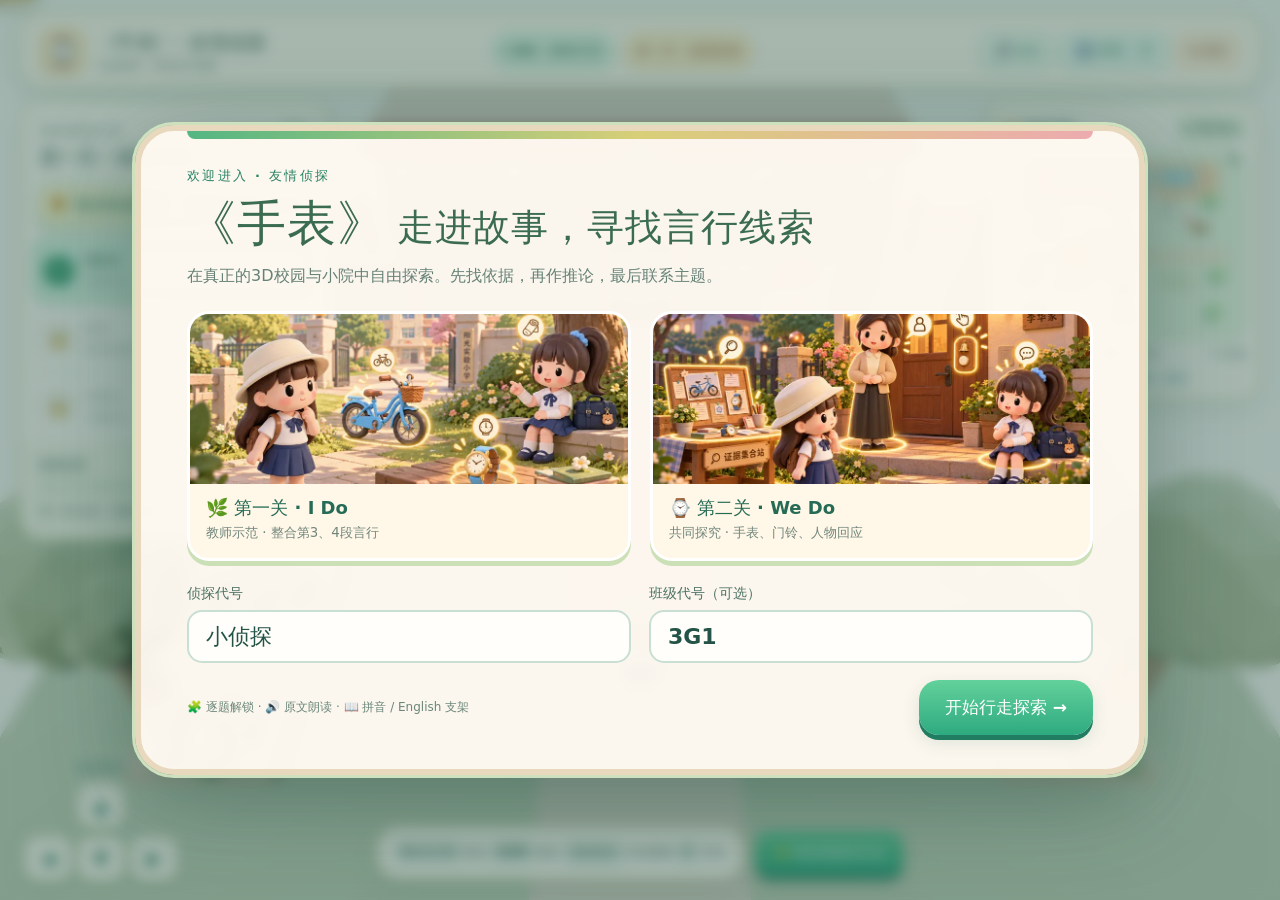
<file: friendship3d-v2/index.html>
<!doctype html>
<html lang="zh-SG"><head><meta charset="UTF-8"><meta name="viewport" content="width=device-width, initial-scale=1, viewport-fit=cover"><meta name="theme-color" content="#edf5e8"><title>《手表》· 3D友情侦探 V2</title><link rel="stylesheet" href="style.css?v=station-split-20261102"></head>
<body>
<main id="app">
 <canvas id="world" aria-label="真实三维游戏场景，可用方向键或WASD操控人物"></canvas>
 <div id="sceneBackup" class="scene-backup" hidden><img src="assets/art/campus.webp" alt="3D恢复期间显示的校园场景图"><div class="scene-recovery"><strong>3D 画面暂时中断</strong><p>已保留作答进度。点击下面按钮重新加载3D场景。</p><button class="primary" onclick="location.reload()">↻ 恢复 3D 场景</button></div></div>
 <div class="sky-vignette" aria-hidden="true"></div>
 <header class="topbar"><div class="brand"><span class="brand-icon">⌚</span><div><strong>《手表》· 友情侦探</strong><small>走进故事 · 寻找言行线索</small></div></div><div class="topcenter"><span id="modeTag">I DO · 教师示范</span><span id="levelTag">第一关 · 校园线索</span></div><div class="topbuttons"><button id="sceneReset" type="button" hidden tabindex="-1" aria-hidden="true"></button><button class="iconbtn" id="helpBtn" title="操作说明" hidden>❔<span>帮助</span></button><button class="iconbtn" id="teacherBtn" title="教师控制台" hidden>◈<span>教师</span></button><button class="iconbtn" id="audioBtn" title="朗读开关" hidden>🔊<span>语音</span></button><button class="iconbtn" id="pinyinBtn" type="button" aria-pressed="false" title="显示或隐藏词语拼音">拼音</button><button class="iconbtn" id="resetProgressBtn" type="button" title="回到第一关第一步（清空进度）">↻ <span>重置</span></button></div></header>
 <aside class="quest panel" id="questPanel"><div class="quest-header"><div><small>我的探险任务</small><h2 id="questLevelTitle">第一关 · 校园线索</h2></div><button class="mini-btn" id="questToggle" title="折叠任务">−</button></div><button id="readAssistantBtn" type="button" class="assistant-launch">🌻 我的阅读助手 <span>找依据 · 作推论 · 联主题</span></button><div id="questItems"></div><div class="quest-footer"><div class="progress-label"><span>探索进度</span><strong id="progressCount">0 / 7</strong></div><div class="progress-track"><div id="progressBar"></div></div><div class="evidence-summary" id="evidenceSummary">先找到脚踏车，看看发生了什么。</div></div></aside>
 <div id="hotspotLayer" aria-label="可交互的任务触发点"></div>
 <div class="map panel" id="map"><div class="maphead"><span>🧭 探索地图</span><button id="camReset" title="镜头恢复初始">↺ 重置镜头</button></div><canvas id="miniMap" width="260" height="200" aria-label="按实际场景绘制的校园或庭院地图，显示各个任务、道路、人物位置和行走方向"></canvas><div class="maplegend"><span>🔵 我的位置</span><span>⭐ 当前任务</span><span>✓ 已完成</span></div><div class="mapcoords" id="mapCoords" aria-live="off">位置：0.0 , 5.5</div></div>
 <div class="bottomhud"><div class="control-tip panel"><span class="key">W A S D</span> 移动 <span class="key">Shift</span> 跑步 <span class="key">鼠标拖动</span> 转动视角 <span class="key">E</span> 互动</div><button class="primary small" id="interactBtn">✨ 靠近线索后互动</button></div>
 <div id="movePad" class="move-pad" aria-label="四方向移动按钮，按住方向箭头即可移动">
  <span class="move-pad-title">自由移动</span>
  <button type="button" class="pad-arrow pad-up" data-dir="up" aria-label="向前移动">▲</button>
  <button type="button" class="pad-arrow pad-left" data-dir="left" aria-label="向左移动">◀</button>
  <button type="button" class="pad-arrow pad-down" data-dir="down" aria-label="向后移动">▼</button>
  <button type="button" class="pad-arrow pad-right" data-dir="right" aria-label="向右移动">▶</button>
 </div>
 <div id="joystick" aria-label="移动摇杆"><div class="thumb"></div></div>
 <div id="toast" role="status" aria-live="polite"></div>
 <div id="loading" class="screen loading"><div class="loadingcard"><div class="loading-sun">☀️</div><h2>正在布置友情侦探的世界……</h2><p id="loadingDetail">加载3D人物与道具</p><div class="progress-track"><div id="loadingBar"></div></div></div></div>
 <div id="intro" class="screen intro hidden"><section class="introcard"><div class="intro-topline"></div><p class="eyebrow">欢迎进入 · 友情侦探</p><h1>《手表》<span>走进故事，寻找言行线索</span></h1><p class="introdesc">在真正的3D校园与小院中自由探索。先找依据，再作推论，最后联系主题。</p><div class="level-cards"><div class="level-card"><img src="assets/art/campus.webp" alt="第一关校园场景概念图"><div><b>🌿 第一关 · I Do</b><small>教师示范 · 整合第3、4段言行</small></div></div><div class="level-card"><img src="assets/art/home.webp" alt="第二关门前场景概念图"><div><b>⌚ 第二关 · We Do</b><small>共同探究 · 手表、门铃、人物回应</small></div></div></div><div class="intro-form"><label>侦探代号<input id="alias" maxlength="24" value="小侦探" placeholder="不用输入真实姓名"></label><label>班级代号（可选）<input id="classCode" maxlength="20" value="3G1" placeholder="例如 3G1"></label></div><div class="intro-footer"><span>🧩 逐题解锁 · 🔊 原文朗读 · 📖 拼音 / English 支架</span><button class="primary" id="startBtn">开始行走探索 →</button></div></section></div>
 <div id="overlay" class="screen overlay hidden"><section class="dialog panel" role="dialog" aria-modal="true" aria-labelledby="dialogTitle"><div class="dialog-head"><div class="dialog-leading"><button type="button" id="taskScaffoldBtn" class="scaffold-trigger hidden" aria-expanded="false" aria-controls="quizScaffoldPanel">🪜 鹰架</button><div><p class="eyebrow" id="dialogMode">I DO · 证据收集</p><h2 id="dialogTitle">任务标题</h2></div></div><button class="closebtn" id="closeDialog" title="关闭对话（进度保留）">✕</button></div><div class="dialog-scroll" id="dialogBody"></div><div class="dialog-foot" id="dialogFoot"></div></section></div>
 <div id="panelOverlay" class="screen overlay hidden"><section class="panel-dialog panel" role="dialog" aria-modal="true"><div class="dialog-head"><h2 id="panelTitle">帮助</h2><button class="closebtn" id="closePanel">✕</button></div><div class="panel-body" id="panelBody"></div></section></div>
 </main>
 <script src="../vendor/three.min.js"></script>
 <script src="../webgl-preview/vendor/GLTFLoader.r128.js"></script>
 <script src="world-three.js?v=lihua-visible-20261031-0731"></script>
 <script src="audio-v2.js?v=balanced-voice-20261031" defer></script>
 <script src="pinyin-v2.js?v=pinyin-compact-spacing-20261031" defer></script>
 <script type="module" src="game.js?v=station-split-20261102b"></script>
</body></html>
</file>
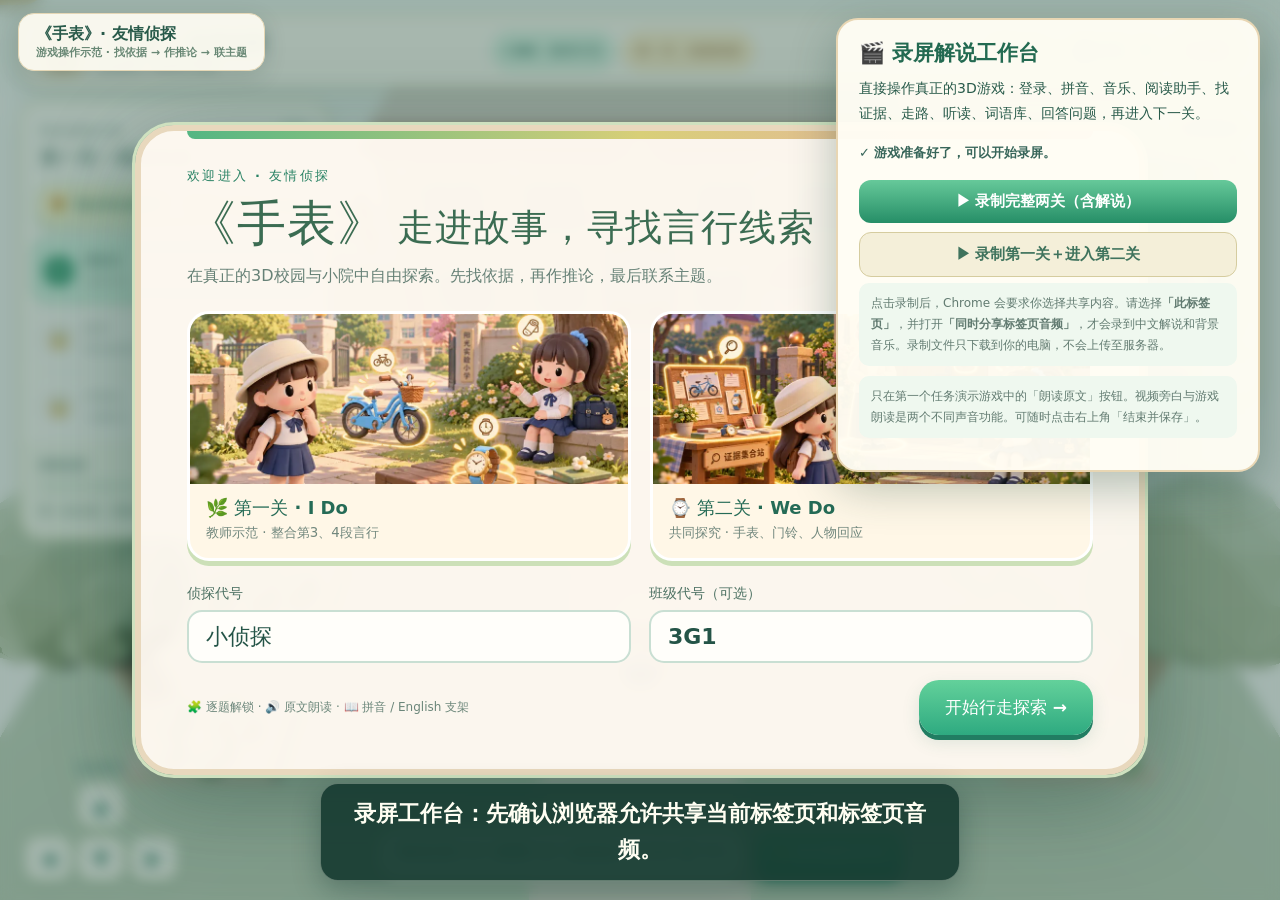
<file: friendship3d-v2/recording-studio.html>
<!doctype html>
<html lang="zh-SG">
<head>
<meta charset="utf-8"><meta name="viewport" content="width=device-width, initial-scale=1">
<title>《手表》· 游戏录屏解说工作台</title>
<style>
:root{font-family:"Noto Sans SC","PingFang SC","Microsoft Yahei",system-ui,sans-serif;color:#285a4a;background:#eff8ea}
*{box-sizing:border-box}html,body{margin:0;width:100%;height:100%;overflow:hidden}
#game{position:absolute;inset:0;width:100%;height:100%;border:0;background:#daefdf}
#heading{position:fixed;left:18px;top:13px;background:#fffdf3eb;border:1.5px solid #e5d7b5;border-radius:16px;padding:10px 17px;font-weight:900;z-index:10;box-shadow:0 6px 22px #213f3228;pointer-events:none;transition:.3s}
#heading small{display:block;font-size:11px;color:#698875;font-weight:600}
#caption{position:fixed;bottom:19px;left:50%;transform:translateX(-50%);z-index:12;min-height:51px;max-width:min(980px,92vw);padding:12px 25px;background:#173b31e8;color:#fffef2;font-size:clamp(15px,1.7vw,23px);font-weight:800;text-align:center;line-height:1.65;border:1px solid #e6f1dd55;border-radius:18px;box-shadow:0 9px 28px #0c302b55;pointer-events:none}
#caption:empty{display:none}
#panel{position:fixed;right:20px;top:18px;z-index:25;width:min(424px,92vw);padding:19px 21px 22px;background:#fffdf4f7;border:2px solid #e8d6b3;border-radius:22px;box-shadow:0 15px 46px #224a3c55}
#panel h1{font-size:21px;line-height:1.4;margin:0 0 8px;color:#236a51}
#panel p{font-size:14px;line-height:1.75;margin:6px 0 10px}
#panel .hint{font-size:12px;color:#627b71;background:#eff8ef;border-radius:10px;padding:10px 12px}
#panel button{width:100%;display:block;cursor:pointer;margin-top:9px;font-size:15px;font-weight:800;border:0;border-radius:12px;padding:12px 14px}
.start{background:linear-gradient(#66c99a,#268e67);color:#fff}
.secondary{background:#f4efd9;color:#3f735d;border:1px solid #d5cc9f!important}
#status{font-size:13px;color:#38665a;padding:9px 0;font-weight:700;min-height:30px}
#stop{position:fixed;top:14px;right:14px;z-index:29;background:#fffafaef;border:1px solid #f0b1a3;border-radius:13px;padding:9px 14px;color:#a44740;font-weight:850;cursor:pointer;display:none}
#recordBadge{display:none;position:fixed;top:18px;right:155px;z-index:20;background:#273e33dd;color:#fff;border-radius:30px;padding:7px 12px;font-size:13px;font-weight:700}
#recordBadge .dot{display:inline-block;height:10px;width:10px;background:#ff625f;border-radius:50%;margin-right:8px;animation:blink 1.1s infinite}
@keyframes blink{50%{opacity:.25}}
#cursor{position:fixed;z-index:19;top:0;left:0;transform:translate(-100px,-100px);width:25px;height:25px;border:3px solid #fff;border-radius:50%;background:#f6c95099;box-shadow:0 0 0 3px #29976c,0 3px 14px #0004;pointer-events:none;transition:transform .36s ease;opacity:0}
#cursor.active{opacity:1}
#finish{position:fixed;z-index:30;inset:0;background:#16392edb;display:none;align-items:center;justify-content:center}
#finish .card{max-width:470px;padding:30px;text-align:center;border-radius:22px;background:#fffdf3}
#finish h2{margin:0 0 12px;color:#267c58}
#finish a{display:inline-block;text-decoration:none;background:#3ca879;color:#fff;padding:13px 24px;border-radius:13px;margin-top:11px;font-weight:800}
#finish button{display:block;margin:18px auto 0;border:0;background:#f0ebd6;border-radius:10px;padding:10px 16px;color:#3a6455;cursor:pointer}
#finish p{line-height:1.8}
body.recording #panel{display:none}
body.recording #heading{opacity:.92}
body.recording #stop,body.recording #recordBadge{display:block}
@media(max-width:680px){#heading{display:none}#caption{bottom:7px;max-width:98vw;padding:9px;font-size:13px}#panel{right:6px;top:6px}}
</style>
</head>
<body>
<iframe id="game" title="正在录制的《手表》3D真实游戏" src="index.html?studio=1&recording=20261031"></iframe>
<div id="heading">《手表》· 友情侦探 <small>游戏操作示范 · 找依据 → 作推论 → 联主题</small></div>
<div id="caption" aria-live="polite">录屏工作台：先确认浏览器允许共享当前标签页和标签页音频。</div>
<div id="cursor" aria-hidden="true"></div>
<section id="panel" aria-label="解说视频制作控制">
 <h1>🎬 录屏解说工作台</h1>
 <p>直接操作真正的3D游戏：登录、拼音、音乐、阅读助手、找证据、走路、听读、词语库、回答问题，再进入下一关。</p>
 <div id="status">正在检查游戏是否准备好……</div>
 <button id="startFull" class="start">▶ 录制完整两关（含解说）</button>
 <button id="startShort" class="secondary">▶ 录制第一关＋进入第二关</button>
 <p class="hint">点击录制后，Chrome 会要求你选择共享内容。请选择<strong>「此标签页」</strong>，并打开<strong>「同时分享标签页音频」</strong>，才会录到中文解说和背景音乐。录制文件只下载到你的电脑，不会上传至服务器。</p>
 <p class="hint">只在第一个任务演示游戏中的「朗读原文」按钮。视频旁白与游戏朗读是两个不同声音功能。可随时点击右上角「结束并保存」。</p>
</section>
<button id="stop" type="button">■ 结束并保存录制</button>
<div id="recordBadge"><span class="dot"></span> 正在录制</div>
<div id="finish"><div class="card"><h2 id="finishTitle">视频录制完成</h2><p id="finishText">已完成。</p><a id="download" href="#" download="手表_游戏解说.webm">⬇ 下载录屏视频</a><button id="restart">返回录制工作台</button></div></div>
<script>
(()=>{
 "use strict";
 const $=id=>document.getElementById(id),frame=$('game'),caption=$('caption'),cursor=$('cursor');
 let media=null,recorder=null,chunks=[],busy=false,shouldStop=false,stopResolve=null,blobUrl=null;
 const sleep=ms=>new Promise(r=>setTimeout(r,ms));
 const doc=()=>frame.contentDocument;
 const api=()=>frame.contentWindow?.WatchStudioAPI;
 const setCaption=line=>{caption.textContent=line};
 const voice=()=>{let voices=speechSynthesis.getVoices();return voices.find(x=>/^zh[-_]/i.test(x.lang)&&/(xiaoxiao|female|女|ting|mei|sin)/i.test(x.name))||voices.find(x=>/^zh[-_]/i.test(x.lang))||null};
 async function say(line,minMs=1800){
  if(shouldStop)return;
  setCaption(line);
  if(!('speechSynthesis'in window)){await sleep(Math.max(minMs,2600));return}
  speechSynthesis.cancel();
  await new Promise(resolve=>{
   const u=new SpeechSynthesisUtterance(line);u.lang='zh-CN';u.rate=.94;u.pitch=1.04;u.volume=.74;
   const v=voice();if(v)u.voice=v;
   let done=false;const close=()=>{if(done)return;done=true;clearTimeout(timer);resolve()};
   const timer=setTimeout(close,Math.max(minMs,Math.min(12500,line.length*260+1100)));
   u.onend=close;u.onerror=close;
   try{speechSynthesis.speak(u)}catch(e){close()}
  });
  await sleep(550);
 }
 function pointAt(el){
  if(!el)return;
  const a=el.getBoundingClientRect(),b=frame.getBoundingClientRect();
  cursor.style.transform='translate('+(b.left+a.left+a.width/2-12)+'px,'+(b.top+a.top+a.height/2-12)+'px)';
  cursor.classList.add('active');
 }
 async function click(selector,wait=650){
  if(shouldStop)throw Error('用户已停止录制');
  const el=doc()?.querySelector(selector);
  if(!el)throw Error('演示界面缺少 '+selector);
  el.scrollIntoView?.({block:'center',behavior:'smooth'});
  pointAt(el);await sleep(550);el.click();await sleep(wait);
  return el;
 }
 async function waitReady(){
  for(let i=0;i<180;i++){if(api()?.ready())return;await sleep(500)}
  throw Error('游戏加载超时。请确认网络正常并刷新页面。');
 }
 async function recordStart(){
  if(!navigator.mediaDevices?.getDisplayMedia)throw Error('请使用最新版 Chrome 或 Edge，当前浏览器没有屏幕录制支持。');
  const stream=await navigator.mediaDevices.getDisplayMedia({
   video:{frameRate:{ideal:25,max:30}},
   audio:{echoCancellation:false,noiseSuppression:false},
   preferCurrentTab:true,selfBrowserSurface:'include',surfaceSwitching:'include'
  });
  const mime=['video/webm;codecs=vp9,opus','video/webm;codecs=vp8,opus','video/webm','video/mp4'].find(t=>MediaRecorder.isTypeSupported(t));
  if(!mime){stream.getTracks().forEach(t=>t.stop());throw Error('这个浏览器不能把共享画面保存为视频。')}
  media=stream;chunks=[];
  recorder=new MediaRecorder(stream,{mimeType:mime,videoBitsPerSecond:3200000});
  recorder.addEventListener('dataavailable',e=>{if(e.data?.size)chunks.push(e.data)});
  recorder.addEventListener('error',e=>{$('status').textContent='录制出错：'+(e.error?.message||'未知原因')});
  recorder.start(2000);
  stream.getVideoTracks()[0].addEventListener('ended',()=>finishRecord(),{once:true});
  document.body.classList.add('recording');
  if(!stream.getAudioTracks().length){
   setCaption('提醒：没有共享标签页音频，本次视频会显示中文字幕，但可能没有讲解声音。');
   await sleep(2500);
  }
 }
 async function finishRecord(){
  if(!recorder || recorder.state==='inactive')return;
  shouldStop=true;speechSynthesis?.cancel?.();api()?.stopVoice?.();
  await new Promise(resolve=>{
   recorder.addEventListener('stop',resolve,{once:true});
   try{recorder.stop()}catch(e){resolve()}
  });
  media?.getTracks().forEach(t=>t.stop());
  document.body.classList.remove('recording');
  const recorded=new Blob(chunks,{type:recorder.mimeType.split(';')[0]||'video/webm'});
  blobUrl&&URL.revokeObjectURL(blobUrl);blobUrl=URL.createObjectURL(recorded);
  const suffix=recorder.mimeType.startsWith('video/mp4')?'mp4':'webm';
  $('download').download='手表_3D游戏操作解说_'+new Date().toISOString().slice(0,10)+'.'+suffix;
  $('download').href=blobUrl;
  $('finishText').textContent='已经录制 '+(recorded.size/1024/1024).toFixed(1)+' MB 的视频。点击下载，把视频保存到电脑。若选择共享标签页音频，视频也会包含解说和游戏声音。';
  $('finish').style.display='flex';
  // Directly start a download in response to finishing a recording; link remains as a retry.
  $('download').click();
  busy=false;
 }
 const actions={
  async task(id,{speech=false,vocab=false,source=false}={}){
   if(shouldStop)return;
   const studio=api(),pos=studio.target(id);
   await say('现在走向'+pos.label.split('：')[0]+'，观察故事中的重要线索。');
   await studio.approach(id,2300);await sleep(550);
   studio.openCurrent();await sleep(1700);
   if(source){
    await say('先按「看回原文」，查找支持判断的文本依据。');
    await click('#revisitBtn',850);await sleep(1300);
    await click('#returnQuestion',550);
   }
   if(speech){
    await say('这里示范一次「朗读本题原文」功能，之后不会重复播放。');
    await click('#speakBtn',200);
    await sleep(3400);
    await click('#stopSpeechBtn',250);
   }
   if(vocab){
    await say('点击词语提示，查看词语的拼音、英文和意思。');
    await click('.vocab-panel summary',800);
    await sleep(1050);
   }
   let total=doc()?.querySelector('#dialogMode')?.textContent||'';
   await say('现在回到题目，先看关键动作与语言，再作出有依据的选择。');
   for(let stepNo=0;stepNo<4;stepNo++){
    const type=studio.currentStepType();if(!type)break;
    const stem=doc().querySelector('.stem');
    stem?.scrollIntoView?.({block:'center',behavior:'smooth'});
    await sleep(900);
    if(id==='L2_LIHUA'&&type==='categorize')await say('这一题可以把证据卡片分类：动作放左边，语言放右边，无关的证据保留在上方。');
    if(type==='openResponse'){
     await say('最后使用适合自己的思维鹰架，写下至少两处言行证据，解释丽华为什么关心朋友。');
     const sc=doc().querySelector('#taskScaffoldBtn');if(sc&&!sc.classList.contains('hidden')){await click('#taskScaffoldBtn',650)}
    }
    await studio.answerCurrent();await sleep(700);
    await say('检查答案，观察系统反馈，再继续完成任务。');
    await click('#checkBtn',850);
    const b=doc().getElementById('checkBtn');
    if(b?.textContent.trim()!=='继续')throw Error('答案未通过检查：'+id+' 第'+(stepNo+1)+'题');
    await click('#checkBtn',850);
    if(studio.progress().task!==id)break;
    await sleep(500);
   }
  },
  async showAssistant(showEvidence=false){
   await say(showEvidence?'再次打开我的阅读助手，并展示刚才已经收集的证据。':'点击左侧「我的阅读助手」，按照找依据、作推论、联主题的方法阅读。');
   await click('#readAssistantBtn',650);await sleep(1100);
   if(showEvidence){
    await click('#assistantReview',650);await sleep(1350);
    await say('这里保留了已经收集的证据，随时可以回看。');
   }
   await click('#closePanel',450);
  }
 };
 async function tour(scope){
  await waitReady();
  // The special studio URL keeps demonstration answers separate from student records.
  try{frame.contentWindow.localStorage.removeItem('handwatch-3d-studio-only-v1')}catch(e){}
  // At the first load the demo key is blank, so we can begin directly.
  const g=api();
  if(g.progress().started || g.progress().current!==0){
   frame.src='index.html?studio=1&demoSession='+Date.now();
   await waitReady();
  }
  await say('欢迎来到《手表》三D友情侦探。这段视频演示学生怎样使用游戏，寻找证据、推论人物特点。');
  await say('首先输入学生代号和班级，点击开始行走探索。');
  let d=doc();d.getElementById('alias').value='演示学生';d.getElementById('classCode').value='3G1';
  pointAt(d.getElementById('startBtn'));await sleep(400);api().start('演示学生','3G1');await sleep(1600);
  await say('点击拼音按钮，原文、问题和选项可以显示词语拼音，协助认读。');
  await click('#pinyinBtn',850);await sleep(1300);
  await say('再点击一次，便可关闭拼音。');
  await click('#pinyinBtn',700);
  await say('右上角的音乐按钮，可以关闭或重新打开轻快的校园背景音乐。');
  await click('#musicBtn',850);await click('#musicBtn',850);
  await actions.showAssistant(false);
  await actions.task('L1_BIKE',{speech:true,vocab:true,source:true});
  await actions.showAssistant(true);
  await actions.task('L1_LIHUA',{source:true});
  await actions.task('L1_INFERENCE');
  await say('第一关任务已经完成。接着走向校园大门，进入第二关。');
  await api().walkTo(0,-3.95,2600);await sleep(800);
  api().enterLevel2();await sleep(2000);
  await say('现在来到丽华家门前。人物可以继续走动，地图也会显示第二关的地点和任务。');
  if(scope==='short'){
   await say('本段示范到这里。学生可以用同样的方法继续寻找证据、回答问题，并完成侦探笔记。');
   return;
  }
  await actions.task('L2_WATCH',{vocab:true});
  await actions.task('L2_MOM',{source:true});
  await actions.task('L2_DOORBELL');
  await actions.task('L2_LIHUA');
  await actions.task('L2_STATION');
  await say('两关都完成了。我们找到了关键言行、推论人物特点，也进一步理解友谊和体谅。感谢观看。');
 }
 async function begin(scope){
  if(busy)return;busy=true;shouldStop=false;
  $('status').textContent='请先选择当前标签页，并勾选分享标签页音频。';
  try{
   await recordStart();
   await tour(scope);
   await sleep(1400);
   await finishRecord();
  }catch(e){
   if(e?.name==='NotAllowedError'){$('status').textContent='录制未获得授权。请重新点击录制并选择当前标签页。';busy=false;return}
   console.error('Studio error',e);
   $('status').textContent='演示已中止：'+(e.message||e);
   setCaption('演示遇到问题：'+(e.message||e)+'。可以结束并保存已录画面。');
   if(recorder?.state==='recording'){await sleep(1800);await finishRecord()}else busy=false;
  }
 }
 $('startFull').onclick=()=>begin('full');
 $('startShort').onclick=()=>begin('short');
 $('stop').onclick=()=>finishRecord();
 $('restart').onclick=()=>location.reload();
 window.addEventListener('beforeunload',()=>{blobUrl&&URL.revokeObjectURL(blobUrl)});
 (async()=>{try{await waitReady();$('status').textContent='✓ 游戏准备好了，可以开始录屏。'}catch(e){$('status').textContent='游戏加载有问题，请刷新页面。'}})();
})();
</script>
</body></html>
</file>
<file: friendship3d-v2/style.css>
:root{--deep:#1e5549;--forest:#26705a;--teal:#3b9e80;--mint:#e1f1e5;--mint2:#eff8ef;--cream:#fffdf6;--sand:#fff4df;--line:#b7d8c3;--ink:#214f43;--muted:#627e72;--gold:#e9be65;--coral:#e9a3a0;--shadow:0 14px 40px #184b3b2b,0 2px 6px #184b3b13;font-family:system-ui,'PingFang SC','Microsoft Yahei',sans-serif;font-synthesis:none}
*{box-sizing:border-box}body,html{margin:0;height:100%;overflow:hidden;color:var(--ink)}button,input,textarea{font:inherit}button{cursor:pointer;transition:.17s ease}button:focus-visible,input:focus-visible,textarea:focus-visible{outline:3px solid #ffbd58;outline-offset:3px}button:disabled{cursor:not-allowed;opacity:.42}#app{position:relative;width:100%;height:100dvh;overflow:hidden;background:linear-gradient(180deg,#a9d6ce,#d6edd7 45%,#f0f4d7)}#world{width:100%;height:100%;display:block;touch-action:none}.sky-vignette{pointer-events:none;position:absolute;inset:0;background:radial-gradient(ellipse at center,transparent 40%,#214a4a33);mix-blend-mode:multiply;opacity:.23}.panel{background:#fffcf4ed;border:2px solid #e1e8d3;box-shadow:var(--shadow);backdrop-filter:blur(12px);border-radius:22px}
.topbar{position:absolute;left:20px;right:20px;top:15px;height:72px;z-index:3;display:flex;align-items:center;justify-content:space-between;gap:12px;padding:10px 17px;background:#fffcf1ef;border:2px solid #ffffffda;border-radius:24px;box-shadow:0 8px 30px #345c4750;backdrop-filter:blur(12px)}.brand{display:flex;align-items:center;gap:11px;min-width:220px}.brand-icon{width:47px;height:47px;display:grid;place-items:center;background:#f6e7c9;border-radius:14px;font-size:25px;box-shadow:inset 0 -3px 0 #e3d0a8}.brand strong{display:block;font-size:19px;font-weight:900;letter-spacing:.4px;white-space:nowrap}.brand small{display:block;font-size:11px;color:var(--muted);margin-top:2px}.topcenter{display:flex;gap:8px;align-items:center}.topcenter span{border-radius:99px;background:#e4f2e4;border:1px solid #b9d8c4;font-size:13px;padding:9px 12px;color:#327758;font-weight:800}.topcenter span:last-child{background:#fff1d9;border-color:#edd1a0;color:#866227}.topbuttons{display:flex;gap:5px}.iconbtn{background:transparent;color:#346859;border:0;border-radius:12px;padding:7px 9px;display:flex;align-items:center;gap:3px;font-weight:800}.iconbtn:hover{background:#e6f4e9}.iconbtn span{font-size:12px}
.quest{position:absolute;left:20px;top:101px;width:min(310px,26vw);max-height:calc(100dvh - 227px);z-index:3;display:flex;flex-direction:column;overflow:hidden}.quest-header{padding:17px 18px 10px;display:flex;align-items:start;justify-content:space-between}.quest-header small{font-size:12px;letter-spacing:2px;color:#759587}.quest h2{margin:5px 0 0;font-size:19px}.mini-btn{border:0;background:#e5eee2;color:#467661;padding:3px 9px;border-radius:9px;font-weight:bold}.quest-items{overflow:auto}.quest-row{margin:0 12px 7px;display:flex;align-items:center;gap:10px;background:#fffefa;border:1px solid #e4eadb;border-radius:13px;padding:11px 9px;font-size:13px;min-height:53px}.quest-row strong{display:block;font-size:13px}.quest-row small{display:block;font-size:11px;color:#8ca197;margin-top:4px}.quest-row.current{background:#e5f4e7;border-color:#76c4a0;box-shadow:0 0 0 1px #a3d2b4}.quest-row.done{background:#edf5e4;color:#53846a}.quest-row.locked{color:#9bad9f}.stepnum{flex:0 0 30px;display:grid;place-items:center;height:30px;border-radius:11px;background:#f3eee0;font-weight:900}.current .stepnum{background:#3ba177;color:white}.done .stepnum{background:#a8d5af}.quest-footer{padding:12px 17px 17px;background:#f7f9ed;border-top:1px solid #e6e8d7}.progress-label{display:flex;justify-content:space-between;font-size:12px;font-weight:700;margin-bottom:8px}.progress-track{height:9px;overflow:hidden;background:#dce9d8;border-radius:99px}.progress-track>div{background:linear-gradient(90deg,#42ae81,#b8d57d,#f1bc72);width:0%;height:100%;border-radius:99px;transition:width .3s}.evidence-summary{font-size:12px;line-height:1.7;margin-top:10px;color:#5e8370}.quest.collapsed #questItems,.quest.collapsed .quest-footer{display:none}.quest.collapsed{width:240px}
.map{position:absolute;right:20px;top:101px;z-index:3;width:229px;padding:12px 11px}.maphead{display:flex;justify-content:space-between;align-items:center;font-size:13px;font-weight:900}.maphead button{font-size:11px;border:0;border-radius:10px;background:#e4f1df;padding:6px;color:#477967}.map canvas{width:100%;height:145px;margin:6px 0 -4px;background:linear-gradient(135deg,#ecf5df,#fdf7e6);border-radius:12px}.maplegend{font-size:10px;color:#66917a;display:flex;justify-content:space-between}
.bottomhud{position:absolute;z-index:3;bottom:21px;left:50%;transform:translateX(-50%);display:flex;align-items:center;gap:12px}.control-tip{padding:13px 17px;font-size:12px;color:#426d5e;white-space:nowrap}.key{display:inline-block;background:#e7f2e8;border:1px solid #bdd7c5;color:#356452;border-radius:6px;padding:2px 4px;font-weight:800}.primary{background:linear-gradient(#57bb86,#278461);color:white;border:none;border-radius:20px;padding:16px 26px;font-size:17px;font-weight:900;box-shadow:0 6px 0 #1c624b,0 8px 20px #174f4033;white-space:nowrap}.primary:hover{filter:brightness(1.045);transform:translateY(-2px)}.primary:active{transform:translateY(3px);box-shadow:0 2px 0 #1c624b}.primary.small{font-size:13px;padding:13px 18px;border-radius:14px}.secondary{background:#faf8e8;border:2px solid #e5d9a7;color:#617f65;border-radius:14px;padding:11px 16px;font-weight:850}.secondary:hover{background:#f8f1d3}.ghost{background:transparent;border:1px solid #b9d7c4;border-radius:12px;color:var(--forest);padding:9px 12px;font-weight:800}.ghost:hover{background:#e6f4e8}
#hotspotLayer{position:absolute;inset:0;z-index:2;pointer-events:none}.hotspot{position:absolute;pointer-events:auto;transform:translate(-50%,-100%);font-size:13px;display:flex;align-items:center;gap:6px;border:2px solid #fff4cb;background:linear-gradient(#fffdfa,#fff4d7);color:#715827;border-radius:99px;padding:7px 12px;box-shadow:0 5px 14px #43382333;white-space:nowrap;font-weight:900}.hotspot.available{border-color:#ffce77;box-shadow:0 0 0 4px #ffcd7485,0 6px 18px #6b532a55;animation:popHotspot 2s ease-in-out infinite}.hotspot.done{background:#dbf4d7;color:#2e775d;border-color:#a3d8af}.hotspot.locked{opacity:.65;background:#f0f2e6;border-color:#cfd4bd;color:#829187}.hotspot:hover{scale:1.05}.hotspot.current::after{content:'任务';position:absolute;right:0;top:-16px;background:#49ac7e;color:white;border-radius:5px;font-size:10px;padding:1px 5px}@keyframes popHotspot{50%{box-shadow:0 0 0 7px #ffce6a32,0 8px 20px #6b532a42}}
#toast{position:absolute;z-index:8;bottom:92px;left:50%;transform:translateX(-50%) translateY(18px);min-width:220px;max-width:min(88vw,580px);background:#236450ee;border:2px solid #b9e4cb;border-radius:15px;padding:12px 18px;color:white;text-align:center;font-size:14px;font-weight:750;box-shadow:var(--shadow);opacity:0;pointer-events:none;transition:.2s}#toast.show{opacity:1;transform:translateX(-50%) translateY(0)}
.screen{position:absolute;inset:0;z-index:10;display:flex;align-items:center;justify-content:center;background:#21574774;backdrop-filter:blur(7px);padding:18px}.hidden{display:none!important}.intro{z-index:15;background:#234f4866}.introcard{position:relative;width:min(1010px,95vw);max-height:95vh;overflow:auto;background:#fffdf5;border:6px solid #faf3d6;outline:3px solid #cee1bf;box-shadow:0 22px 90px #16403366;border-radius:39px;padding:36px 46px 34px}.intro-topline{position:absolute;left:46px;right:46px;top:0;height:8px;border-radius:0 0 13px 13px;background:linear-gradient(90deg,#54b683,#d8cf78,#edabb0)}.eyebrow{color:#288264;letter-spacing:2.3px;font-size:13px;font-weight:900;margin:0 0 10px}.introcard h1{font-size:clamp(31px,4vw,49px);letter-spacing:1px;line-height:1.2;margin:10px 0 13px;font-weight:900}.introcard h1 span{font-size:.75em;margin-left:10px}.introdesc{color:#668176;margin:0 0 24px}.level-cards{display:grid;grid-template-columns:1fr 1fr;gap:19px}.level-card{border-radius:22px;overflow:hidden;background:#fff7e7;border:3px solid white;box-shadow:0 5px 0 #cce0b8}.level-card img{display:block;width:100%;height:170px;object-fit:cover}.level-card>div{padding:12px 16px 16px}.level-card b{font-size:18px;color:#256b56;display:block}.level-card small{color:#71877d;display:block;margin-top:4px}.intro-form{display:grid;grid-template-columns:1fr 1fr;gap:18px;margin-top:24px}.intro-form label{font-size:14px;font-weight:800;color:#4d7163}.intro-form input{display:block;width:100%;border:2px solid #c9dfd3;background:#fffefa;font-size:22px;color:#245447;border-radius:15px;margin-top:7px;padding:12px 17px}.intro-footer{margin-top:17px;display:flex;gap:18px;align-items:center;justify-content:space-between}.intro-footer span{font-size:12px;color:#6b867a}
.loading{z-index:20;background:#f3f8eb}.loadingcard{width:min(430px,90vw);text-align:center;background:white;padding:35px;border-radius:28px;box-shadow:var(--shadow)}.loading-sun{font-size:60px;animation:bounce 1.4s ease-in-out infinite}@keyframes bounce{50%{transform:translateY(-8px)}}.loadingcard h2{font-size:21px}.loadingcard p{color:#779280}.loadingcard .progress-track{margin:25px 0 0}
.overlay{z-index:12;background:#153c3399}.dialog{display:flex;flex-direction:column;width:min(940px,95vw);max-height:min(93dvh,970px);overflow:hidden;border:5px solid #f8f0cb;border-radius:29px;box-shadow:0 25px 70px #1a3a365c}.dialog-head{flex:none;display:flex;justify-content:space-between;align-items:center;padding:17px 28px 14px;background:#fffdf4;border-bottom:1px solid #e4eedc}.dialog-head h2{font-size:27px;line-height:1.2;margin:3px 0 0}.dialog-head .eyebrow{font-size:11px;margin-bottom:4px}.closebtn{border:0;background:#edf2e7;border-radius:11px;color:#517966;width:38px;height:38px;font-size:20px;font-weight:900}.closebtn:hover{background:#d4e7dc}.dialog-scroll{overflow:auto;scrollbar-color:#a0cdb3 transparent;padding:20px 28px 24px;background:#fffdf6;overscroll-behavior:contain}.dialog-foot{display:flex;justify-content:space-between;align-items:center;flex-wrap:wrap;gap:10px;padding:15px 28px 20px;background:#f8f9ed;border-top:1px solid #e0e9d7}.dialog-foot button{font-size:14px}.evidence-box{background:#eaf6e6;border-left:7px solid #64ba80;border-radius:0 18px 18px 0;padding:15px 18px;font-weight:780;color:#375f4e;line-height:1.85;margin-bottom:15px}.art{display:block;width:100%;max-height:245px;object-fit:cover;border-radius:17px;border:4px solid #f5dea3;margin:12px 0 17px}.row-actions{display:flex;flex-wrap:wrap;gap:10px;align-items:center}.vocab-panel{border:1px dashed #b8dcc6;background:#edf8ef;border-radius:15px;padding:13px 15px;margin:12px 0}.vocab-panel summary{cursor:pointer;color:#216f55;font-weight:870}.word-list{display:flex;flex-wrap:wrap;gap:8px;margin-top:12px}.word-chip{border-radius:10px;background:white;border:1px solid #d0e4d5;padding:8px 11px;font-size:13px}.word-chip b{color:#216956}.source-note{margin:9px 0;color:#729082;font-size:12px}.teacher-guide{border-radius:13px;background:#fff6df;border:1px solid #eed7a6;padding:12px 15px;margin:13px 0;font-size:13px;color:#7b673c}.stem{font-size:21px;font-weight:900;line-height:1.55;border-left:5px solid #54ac83;padding-left:17px;margin:20px 0 17px}.choice{padding:12px 15px;display:flex;align-items:center;gap:12px;border:2px solid #dcead7;background:#fffef9;border-radius:16px;margin:9px 0;min-height:56px;cursor:pointer;transition:.16s}.choice:hover{border-color:#7ec2a3;background:#f1faee}.choice.selected{background:#ddf5e6;border-color:#53ae83}.choice .choiceicon{flex:none;width:30px;height:30px;display:grid;place-items:center;border-radius:50%;border:1px solid #a9cbb7;font-weight:900;color:#358264}.choice.selected .choiceicon{background:#2c956c;color:white;border-color:#2c956c}.choice span:last-child{line-height:1.5}.feedback{border-radius:14px;padding:14px 16px;margin:15px 0;font-weight:750;line-height:1.8}.feedback.good{background:#e1f5e2;color:#25855b}.feedback.retry{background:#fff1e4;color:#925d29}.step-mini{color:#7b9589;font-size:12px;font-weight:850}.bucket-panel{display:grid;grid-template-columns:repeat(3,1fr);gap:12px;margin:13px 0}.bucket{min-height:117px;border:2px dashed #a8c8b4;border-radius:15px;background:#f3f9f2;padding:10px;text-align:center}.bucket h4{margin:5px 0 8px;font-size:15px}.bucket.active{border-color:#55a98a;background:#e0f2e8}.dragcard{padding:10px;border-radius:12px;background:white;border:2px solid #d3e4d8;cursor:pointer;margin-bottom:9px;line-height:1.5;font-size:13px;text-align:left}.dragcard.picked{border-color:#399a70;background:#d9f4e4}.dragcard .assigned{display:block;font-size:11px;color:#26956a;margin-top:5px}.note-card{background:#fff7e2;border:1px solid #eadba8;padding:13px 15px;border-radius:15px;margin:12px 0}.note-field{width:100%;min-height:120px;padding:14px;border:2px solid #c5ded0;border-radius:14px;color:#284e44;background:white;resize:vertical;line-height:1.7;font-size:16px}.support-choice{display:grid;grid-template-columns:repeat(3,1fr);gap:9px}.support-btn{border:2px solid #d0e4d5;background:#fafdf9;border-radius:14px;padding:13px 9px;text-align:left;color:#2e6251;font-weight:750}.support-btn.active{background:#dff5e7;border-color:#48a17a}.support-btn small{display:block;color:#789486;margin-top:4px}.selfchecks label{display:block;border:1px solid #dce8d9;border-radius:12px;background:white;padding:10px 13px;margin:7px 0;cursor:pointer}.panel-dialog{width:min(740px,94vw);max-height:87vh;overflow:hidden;display:flex;flex-direction:column}.panel-dialog .dialog-head{padding:20px}.panel-dialog .panel-body{overflow:auto;padding:18px 24px 25px;line-height:1.8}.review-card{padding:12px 14px;border:1px solid #d5e6d7;border-radius:14px;background:#f9fdf8;margin:10px 0}.review-card h3{margin:0 0 5px}.review-card p{margin:3px 0}.control-row{display:flex;flex-wrap:wrap;gap:10px;margin:13px 0}
#joystick{display:none;position:absolute;z-index:3;bottom:27px;left:20px;width:102px;height:102px;border-radius:50%;background:#eff8edbb;border:3px solid #d7f0d4;box-shadow:0 3px 18px #23463d44;touch-action:none}.thumb{width:42px;height:42px;border-radius:50%;background:#65b998;border:4px solid white;position:absolute;top:27px;left:27px;box-shadow:0 3px 12px #27594955;pointer-events:none;transition:transform .05s}#joystick.using{background:#d2f2dd}
@media(max-width:900px){.topbar{left:10px;right:10px;top:8px;height:60px;padding:7px 9px}.brand{min-width:0}.brand strong{font-size:14px}.brand small{font-size:9px}.brand-icon{width:35px;height:35px;font-size:19px}.topcenter{gap:4px}.topcenter span{padding:5px 8px;font-size:10px}.iconbtn{padding:6px}.iconbtn span{display:none}.quest{left:10px;top:78px;width:260px;max-height:50vh}.map{top:78px;right:10px;width:180px}.map canvas{height:112px}.control-tip{display:none}.bottomhud{bottom:20px;left:auto;right:14px;transform:none}.dialog-scroll{padding:12px 17px}.dialog-head{padding:12px 17px}.dialog-head h2{font-size:21px}.dialog-foot{padding:12px 17px}.introcard{padding:26px}.introcard h1{font-size:28px}}
@media(max-width:650px){#joystick{display:block}.quest{max-height:45vh;width:225px;top:72px}.quest-header{padding:9px 11px}.quest h2{font-size:14px}.quest-row{padding:6px 7px;margin:0 7px 5px;font-size:11px;min-height:42px}.quest-row strong{font-size:11px}.quest-row small{display:none}.quest-footer{padding:8px}.evidence-summary{display:none}.map{display:none}.introcard{padding:28px 17px}.introcard h1 span{display:block;margin:0}.level-cards{gap:8px}.level-card img{height:100px}.level-card b{font-size:12px}.level-card small{font-size:10px}.intro-form{gap:8px}.intro-form input{font-size:17px;padding:10px}.intro-footer{display:block}.intro-footer span{display:block;margin-bottom:18px}.intro-footer button{width:100%}.dialog-scroll{padding:12px}.evidence-box{font-size:13px}.stem{font-size:17px}.art{max-height:170px}.bucket-panel{grid-template-columns:1fr;gap:8px}.bucket{min-height:54px}.support-choice{grid-template-columns:1fr}.dialog-foot{gap:7px}.dialog-foot button{padding:10px;font-size:12px}.hotspot{font-size:11px;padding:6px 9px}.topcenter #modeTag{display:none}}

/* V2 warm clay storybook theme */
:root{--deep:#564936;--forest:#487a5b;--teal:#5b9e79;--mint:#ecf3e6;--mint2:#f6f8ed;--cream:#fff9ee;--sand:#fff2d9;--line:#e3d4b8;--ink:#4b644e;--muted:#718374;--gold:#efc06e;--coral:#e7b0a4;--shadow:0 14px 36px #5f4b3530,0 3px 7px #67533617}
.topbar{background:#fffaedf2;border:2px solid #e6d7b9;box-shadow:0 8px 28px #3c413e2c}.panel,.introcard,.dialog,.panel-dialog{background:#fffaf2f5;border-color:#e8d8bd}.primary{background:linear-gradient(#70c68a,#2c8a60)}.brand-icon{background:#f9e9c3}.topcenter span{background:#e9f1e1;border-color:#d6d8ba}.quest{border-color:#e0cfaf}.hotspot.available{background:#fff4d5;border-color:#e6ae48;box-shadow:0 0 0 4px #ffd98060,0 8px 18px #7d5a2250}.introcard h1{color:#3b6c52}

/* 2026-10-30 — safe graphics fallback: only shown on WebGL context failure */
.scene-backup[hidden]{display:none!important}
.scene-backup{position:absolute;inset:0;z-index:1;overflow:hidden;background:linear-gradient(120deg,#bddfd3,#e7e8c8);display:flex;align-items:center;justify-content:center}
.scene-backup>img{position:absolute;width:100%;height:100%;object-fit:cover;filter:blur(1.5px) brightness(.82);transform:scale(1.02)}
.scene-recovery{position:relative;max-width:min(430px,86vw);padding:24px 28px;background:#fff9e9f5;border:3px solid #eccd90;border-radius:25px;text-align:center;box-shadow:0 14px 40px #1d3e3048}
.scene-recovery strong{display:block;color:#356754;font-size:22px}.scene-recovery p{font-size:14px;line-height:1.7;color:#62786b}
#musicBtn[aria-pressed="false"]{opacity:.55}

/* 2026-10-30: pastel-bright student-friendly palette, while retaining the teacher's original layout */
:root{--deep:#295e50;--forest:#248263;--teal:#30af86;--mint:#dcf9e1;--mint2:#ecfbef;--cream:#fffdf4;--sand:#fff1d4;--line:#b6e4ca;--ink:#2e6152;--muted:#63877a;--gold:#f6bf61;--coral:#f3a8a4;--shadow:0 12px 34px #4d89702e,0 3px 8px #3479631b}
#app{background:linear-gradient(180deg,#b5eafa 0%,#d3f7db 53%,#f6f5ca 100%)}
.sky-vignette{opacity:0!important}
.topbar{background:#fffdf4f5;border-color:#fff1cd;box-shadow:0 8px 25px #74a58a4d}
.panel{background:#fffef7f3;border-color:#e6e7bb;box-shadow:0 10px 26px #67947a29}
.quest-row.current{background:#ddf8e8;border-color:#51c798}
.topcenter span{background:#def6e5;border-color:#a8dec1;color:#246e58}
.topcenter span:last-child{background:#fff2d0;border-color:#edce8e;color:#9a6b36}
.primary{background:linear-gradient(180deg,#63d19b,#2eaa80);box-shadow:0 5px 0 #217d62,0 7px 17px #28765a25}
.hotspot.available{background:linear-gradient(#fffdec,#ffebb7);border-color:#ffc257;box-shadow:0 0 0 5px #ffe7a177,0 6px 18px #8f793433}
.evidence-box{background:#e4f9e8;border-left-color:#53c78b}
.vocab-panel{background:#eafbf1;border-color:#9adeb6}
.topbuttons #helpBtn,.topbuttons #teacherBtn,.topbuttons #audioBtn,.topbuttons #voicePickerBtn{display:none!important}
.topbuttons #pinyinBtn{background:#e9f9f0;border:1px solid #a4dbba;border-radius:12px;padding:9px 15px;color:#2b8464;font-weight:900;font-size:14px}
.topbuttons #pinyinBtn[aria-pressed="true"]{background:#38b786;color:white;border-color:#29966d}
.topbuttons #resetProgressBtn{background:#fff2df;border:1px solid #f3d39f;color:#996335;border-radius:12px;padding:9px 13px;font-weight:900;font-size:14px}
.topbuttons #resetProgressBtn:hover{background:#ffe7c5}
.topbuttons #musicBtn{background:#edf9ee;border:1px solid #acdcbf;color:#288260;border-radius:12px;padding:9px 13px}
.mapcoords{padding:5px 7px 2px;color:#276f87;font-size:12px;font-weight:800;text-align:center;letter-spacing:.04em}
/* Compact word-level ruby: small pinyin above readable Hanzi, with deliberate vertical and side gaps.
   Script inserts <wbr> between annotated words so long questions can wrap without shifting. */
.pinyin-enabled ruby.watch-pinyin-word{
  display:inline-ruby;
  ruby-position:over;
  ruby-align:center;
  white-space:nowrap;
  vertical-align:baseline;
  line-height:1.35;
  margin-inline:.15em;
}
.pinyin-enabled ruby.watch-pinyin-word rt{
  font-family:system-ui,"Arial",sans-serif;
  font-size:clamp(9px,.52em,12px);
  font-weight:650;
  line-height:1.15;
  padding-bottom:.35em;
  letter-spacing:0;
  text-align:center;
  white-space:nowrap;
  color:#327384;
}
/* Each annotated term remains together while adjacent terms may wrap naturally. */
.pinyin-enabled .stem,
.pinyin-enabled .choice,
.pinyin-enabled .evidence-box,
.pinyin-enabled .review-card p,
.pinyin-enabled .scaffold-panel,
.pinyin-enabled .note-card,
.pinyin-enabled .word-chip,
.pinyin-enabled .feedback,
.pinyin-enabled .dragcard{
  line-height:2.15;
  overflow-wrap:anywhere;
}
.pinyin-enabled .choice span:last-child,
.pinyin-enabled .cat-source .dragcard,
.pinyin-enabled .bucket .dragcard{line-height:2.15}
@media(max-width:650px){
  .pinyin-enabled ruby.watch-pinyin-word{margin-inline:.12em}
  .pinyin-enabled ruby.watch-pinyin-word rt{font-size:clamp(9px,.5em,11px);padding-bottom:.32em}
  .pinyin-enabled .stem,.pinyin-enabled .choice,.pinyin-enabled .evidence-box{line-height:2.25}
}
@media(max-width:650px){.topbuttons #pinyinBtn,.topbuttons #resetProgressBtn,.topbuttons #musicBtn{font-size:12px;padding:6px 8px}.topbar{gap:5px}.topcenter #levelTag{font-size:10px}.mapcoords{display:none}}

/* Reliable 4-direction roaming controls for the stationary campus overview camera. */
.move-pad{position:absolute;bottom:18px;left:24px;z-index:5;display:grid;grid-template-columns:48px 48px 48px;grid-template-rows:16px 48px 48px;gap:5px;user-select:none;-webkit-user-select:none;touch-action:none;align-items:center;justify-items:center}
.move-pad-title{grid-column:1/4;grid-row:1;font-size:12px;font-weight:900;color:#246d59;text-shadow:0 1px white;letter-spacing:1px}
.pad-arrow{border-radius:14px;border:2px solid #d2e4c3;background:#fffdf5f2;color:#28785e;box-shadow:0 3px 0 #b4caa9,0 4px 10px #224b3c23;width:48px;height:45px;padding:0;font-size:19px;line-height:1;touch-action:none;cursor:pointer}
.pad-arrow:active{transform:translateY(3px);box-shadow:0 0 0 #b4caa9;background:#bdeecf}
.pad-up{grid-column:2;grid-row:2}.pad-left{grid-column:1;grid-row:3}.pad-down{grid-column:2;grid-row:3}.pad-right{grid-column:3;grid-row:3}
@media(max-width:760px){.move-pad{display:none}}

/* The reader's independent helper occupies one compact slot above the quest list. */
.assistant-launch{display:flex;align-items:center;justify-content:space-between;gap:8px;width:calc(100% - 28px);margin:3px 14px 13px;padding:11px 12px;border:1.5px solid #9bd6ba;border-radius:15px;background:linear-gradient(120deg,#fff8d4,#e5f8e7);color:#247158;font-size:15px;font-weight:900;cursor:pointer;box-shadow:0 3px 0 #b5d5b9}
.assistant-launch span{font-size:10px;font-weight:700;color:#6f9879;white-space:nowrap}
.assistant-launch:hover{background:#dff8e6}
.reading-helper-steps{display:grid;grid-template-columns:repeat(3,minmax(0,1fr));gap:12px;margin:15px 0}
.reading-helper-steps section{padding:13px;border-radius:16px;background:#eff9e4;border:1.5px solid #bfdcb7;color:#355f50;line-height:1.6}
.reading-helper-steps section:nth-child(2){background:#fff2d8;border-color:#edcd93}
.reading-helper-steps section:nth-child(3){background:#eaf5fe;border-color:#b6d7eb}
.reading-helper-steps section>b{font-size:17px}
.reading-helper-steps section>b span{display:inline-flex;align-items:center;justify-content:center;border-radius:50%;width:26px;height:26px;background:#4db38e;color:#fff;margin-right:6px}
.reading-helper-steps section:nth-child(2)>b span{background:#eeaa4c}
.reading-helper-steps section:nth-child(3)>b span{background:#65abd9}
.reading-helper-steps p{margin:9px 0 0;font-size:14px}
.helper-evidence{border-left:4px solid #5abd91;padding:10px 13px;background:#eef9ef;border-radius:8px}
.gate-link{white-space:nowrap;background:#fff1cf!important;border:2px solid #f4ba5b!important;box-shadow:0 0 0 5px #ffe4a071,0 6px 18px #9c784944!important;color:#865425!important;animation:gateGlow 1.6s ease-in-out infinite alternate}
@keyframes gateGlow{from{box-shadow:0 0 0 4px #ffe4a053,0 6px 14px #9c784922}to{box-shadow:0 0 0 10px #fff0b583,0 7px 18px #9c784944}}
@media(max-width:850px){.reading-helper-steps{grid-template-columns:1fr}.assistant-launch span{display:none}}

/* 2026-10-30: evidence cards physically move into one of the two matching buckets. */
.cat-source{background:#eff8ef;border:2px solid #c7e5d0;border-radius:18px;padding:13px 16px;margin:14px 0 16px;min-height:90px}
.cat-source>h4{margin:0 0 11px;color:#246d57;font-size:15px}
.cat-source>h4 small{font-weight:600;color:#658a74;font-size:12px}
.cat-stack,.cat-bucket-cards{display:flex;flex-direction:column;gap:9px;min-height:56px}
.cat-source .dragcard,.bucket .dragcard{position:relative;display:flex;align-items:center;justify-content:space-between;text-align:left;width:100%;border:2px solid #d1e4d9;border-radius:13px;background:#fffefb;margin:0;padding:13px 15px;line-height:1.65;color:#2e6253;font-size:15px;box-shadow:0 3px 0 #d5e6dc;cursor:grab;touch-action:none}
.cat-source .dragcard:active,.bucket .dragcard:active{cursor:grabbing}
.cat-source .dragcard.picked,.bucket .dragcard.picked{border-color:#268c66;background:#dff5e7;box-shadow:0 0 0 2px #8cceb0}
.cat-source .dragcard.dragging,.bucket .dragcard.dragging{opacity:.48}
.card-grip{font-size:24px;color:#a7c3ab;line-height:1;margin-left:12px;flex-shrink:0}
.cat-empty,.cat-placeholder{display:flex;align-items:center;justify-content:center;min-height:70px;padding:11px;text-align:center;font-size:13px;color:#719185}
.bucket-panel{display:grid;grid-template-columns:repeat(2,minmax(0,1fr));gap:15px;margin:13px 0 9px}
.bucket{min-height:145px;border:2.5px dashed #a9cfb9;background:#f2f9f1;border-radius:19px;padding:14px;cursor:pointer;text-align:left;transition:border-color .15s,background .15s}
.bucket:nth-child(2){border-color:#b5c9ef;background:#f1f6ff}
.bucket h4{font-size:17px;color:#276454;margin:2px 0 10px;text-align:center}
.bucket:nth-child(2) h4{color:#456995}
.bucket .dragcard{font-size:14px;background:#dff4e7;border-color:#74c4a4}
.bucket:nth-child(2) .dragcard{background:#e7efff;border-color:#9db9eb}
.bucket.drag-over,.cat-source.drag-over{border-color:#258d62!important;background:#d7fae4!important;box-shadow:0 0 0 4px #80ddb376}
.cat-instruction{font-size:12px;color:#638674;margin:8px 0 16px}
.cat-drag-ghost{position:fixed;transform:translate(-50%,-50%);pointer-events:none;z-index:9999;max-width:min(340px,65vw);background:#fffefa;border:3px solid #46b789;border-radius:12px;padding:11px 17px;color:#2a644d;box-shadow:0 16px 35px #0b50314b;font-size:14px;font-weight:700}
.dragcard:focus-visible,.bucket:focus-visible,.cat-source:focus-within{outline:3px solid #308fb7;outline-offset:3px}
/* Teacher-visible left-hand scaffold entry on both collection-station questions. */
.dialog-leading{display:flex;align-items:center;gap:13px;min-width:0}
.scaffold-trigger{align-self:center;white-space:nowrap;background:#fff1d4;border:2px solid #e8bd70;border-radius:15px;padding:9px 14px;font-size:16px;font-weight:900;color:#93652a;box-shadow:0 3px 0 #dfc18a;cursor:pointer}
.scaffold-trigger[aria-expanded="true"]{background:#e3f8e9;border-color:#5fc49b;color:#236d57}
.scaffold-trigger.hidden{display:none!important}
.scaffold-panel{margin:15px 0 17px;border:2px solid #bbddc8;border-radius:18px;padding:15px 17px;background:linear-gradient(135deg,#f5fff1,#e9f8f8);color:#285d4a;line-height:1.8}
.scaffold-panel>strong{font-size:18px}
.scaffold-panel>p{margin:10px 0}
.scaffold-section{margin:10px 0;border-bottom:1px dashed #bad9c6;padding-bottom:12px}
.scaffold-section:last-of-type{border-bottom:0}
.scaffold-section>b{display:block;font-size:16px;margin-bottom:8px}
.scaffold-chips{display:grid;grid-template-columns:repeat(2,minmax(0,1fr));gap:8px}
.scaffold-chip{background:#fffdf8;border:1px solid #d0e4d5;border-radius:10px;padding:10px 12px;font-size:13px}
.scaffold-chip b{display:block;font-size:12px;color:#3a9a74;margin-bottom:4px}
.scaffold-chip span{color:#486d60}
.scaffold-formula,.scaffold-quick{padding:14px 16px;border-radius:14px;margin:15px 0;background:#fff8df;border:1.5px solid #f0d6a1;line-height:1.8;color:#596b51}
.scaffold-formula{background:#fffef5}
.scaffold-formula p,.note-card p{white-space:normal;line-height:1.9;margin:9px 0}
.scaffold-quick p{margin:7px 0}
.scaffold-insert{margin-top:7px}
.note-field{min-height:145px}
@media(max-width:650px){.bucket-panel{grid-template-columns:1fr}.bucket{min-height:120px}.dialog-leading{gap:8px}.scaffold-trigger{font-size:12px;padding:6px 8px}.scaffold-chips{grid-template-columns:1fr}.cat-source .dragcard,.bucket .dragcard{font-size:13px}}

/* 2026-10-31: readable level-aware minimap, replacing the four-circle placeholder. */
.map{width:273px;padding:12px 12px 10px}
.map canvas{display:block;width:100%;height:190px;margin:8px 0 7px;object-fit:fill;background:#eff9eb;border:1.5px solid #cfe5d0;border-radius:14px}
.maplegend{display:flex;justify-content:space-between;gap:6px;flex-wrap:wrap;font-size:10px;font-weight:750;color:#477766}
.maplegend span{white-space:nowrap}
.mapcoords{margin-top:5px;padding:6px 2px 2px;font-size:11px;line-height:1.3;color:#267c88}
@media(max-width:900px) and (min-width:651px){
 .map{width:218px;padding:10px}
 .map canvas{height:153px}
 .maplegend{font-size:9px}
}
@media(max-width:650px){.map{display:none}}

/* Last notebook flow — congrats → checklist → copyable submitted note */
.completion-hero{text-align:center;padding:18px 8px 8px}
.completion-medal{font-size:66px;line-height:1.3}
.completion-hero h3{font-size:clamp(22px,3.5vw,30px);color:#285e4e;line-height:1.4;margin:9px 0 12px}
.completion-hero p,.completion-checklist p,.completion-notebook p{color:#527769;line-height:1.75}
.completion-method{display:inline-block;border-radius:16px;background:#e7f6e9;color:#287656;font-weight:900;padding:13px 18px;margin:8px 0 10px}
.completion-subtle{font-size:14px;color:#708e7f!important}
.completion-actions{display:flex;justify-content:center;align-items:center;gap:12px;flex-wrap:wrap;margin-top:20px}
.completion-checklist{padding:1px 3px}
.completion-count{display:inline-block;background:#fff3dc;color:#796033;font-weight:900;border-radius:999px;padding:5px 16px}
.completion-checks{display:grid;gap:12px;margin:17px 0}
.completion-check{display:flex;align-items:flex-start;gap:14px;border:2px solid #c9e1d0;background:#f7fcf5;border-radius:16px;padding:16px;cursor:pointer}
.completion-check:has(input:checked){background:#e4f7e8;border-color:#65b98a}
.completion-check input{width:23px;height:23px;flex:none;margin:4px 0 0;accent-color:#309a73}
.completion-check span{flex:1}
.completion-check b{display:block;color:#245d4c}
.completion-check small{display:block;color:#607d6c;font-size:14px;line-height:1.7;margin-top:3px}
.completion-meta{padding:9px 13px;border-radius:11px;background:#e8f5e8;color:#336d58;font-size:14px;font-weight:800;margin-bottom:18px}
.completion-note-label{display:block;font-weight:900;color:#285d4d;margin-bottom:7px}
.completion-note-text{display:block;width:100%;min-height:230px;max-height:48vh;resize:vertical;white-space:pre-wrap;border:2px solid #9fceb5;border-radius:15px;background:#fffefb;padding:17px 19px;line-height:1.8;font-size:17px;color:#2a584b}
.completion-copy-status{text-align:center;font-size:13px;min-height:26px;margin:10px 0!important}
@media(max-width:600px){.completion-actions .primary,.completion-actions .secondary{width:100%;white-space:normal}.completion-check{padding:13px}.completion-note-text{min-height:190px}}

/* Two-screen evidence station: a compact writing workspace without repeated source blocks. */
.notebook-evidence-chips{display:flex;flex-wrap:wrap;gap:8px;align-items:center;margin:11px 0 6px}
.notebook-evidence-chips>b{flex-basis:100%;color:#2b6c55;font-size:14px}
.notebook-evidence-chips>span{display:inline-flex;background:#fffefa;border:1px solid #c9dfc9;border-radius:11px;padding:7px 10px;color:#375b4d;font-size:13px;line-height:1.6}
.notebook-keywords{font-size:14px;color:#39674f;margin-top:8px!important}
.support-choice .support-btn{font-size:15px;min-height:60px;line-height:1.45}
.scaffold-quick{padding:12px 15px;margin:13px 0}
.scaffold-quick p{margin:5px 0}
.scaffold-formula p,.note-card p{white-space:pre-line}
.note-field{min-height:190px;line-height:1.75}
@media(max-width:650px){.support-choice .support-btn{min-height:47px}.notebook-evidence-chips>span{width:100%}.note-field{min-height:175px}}
</file>
